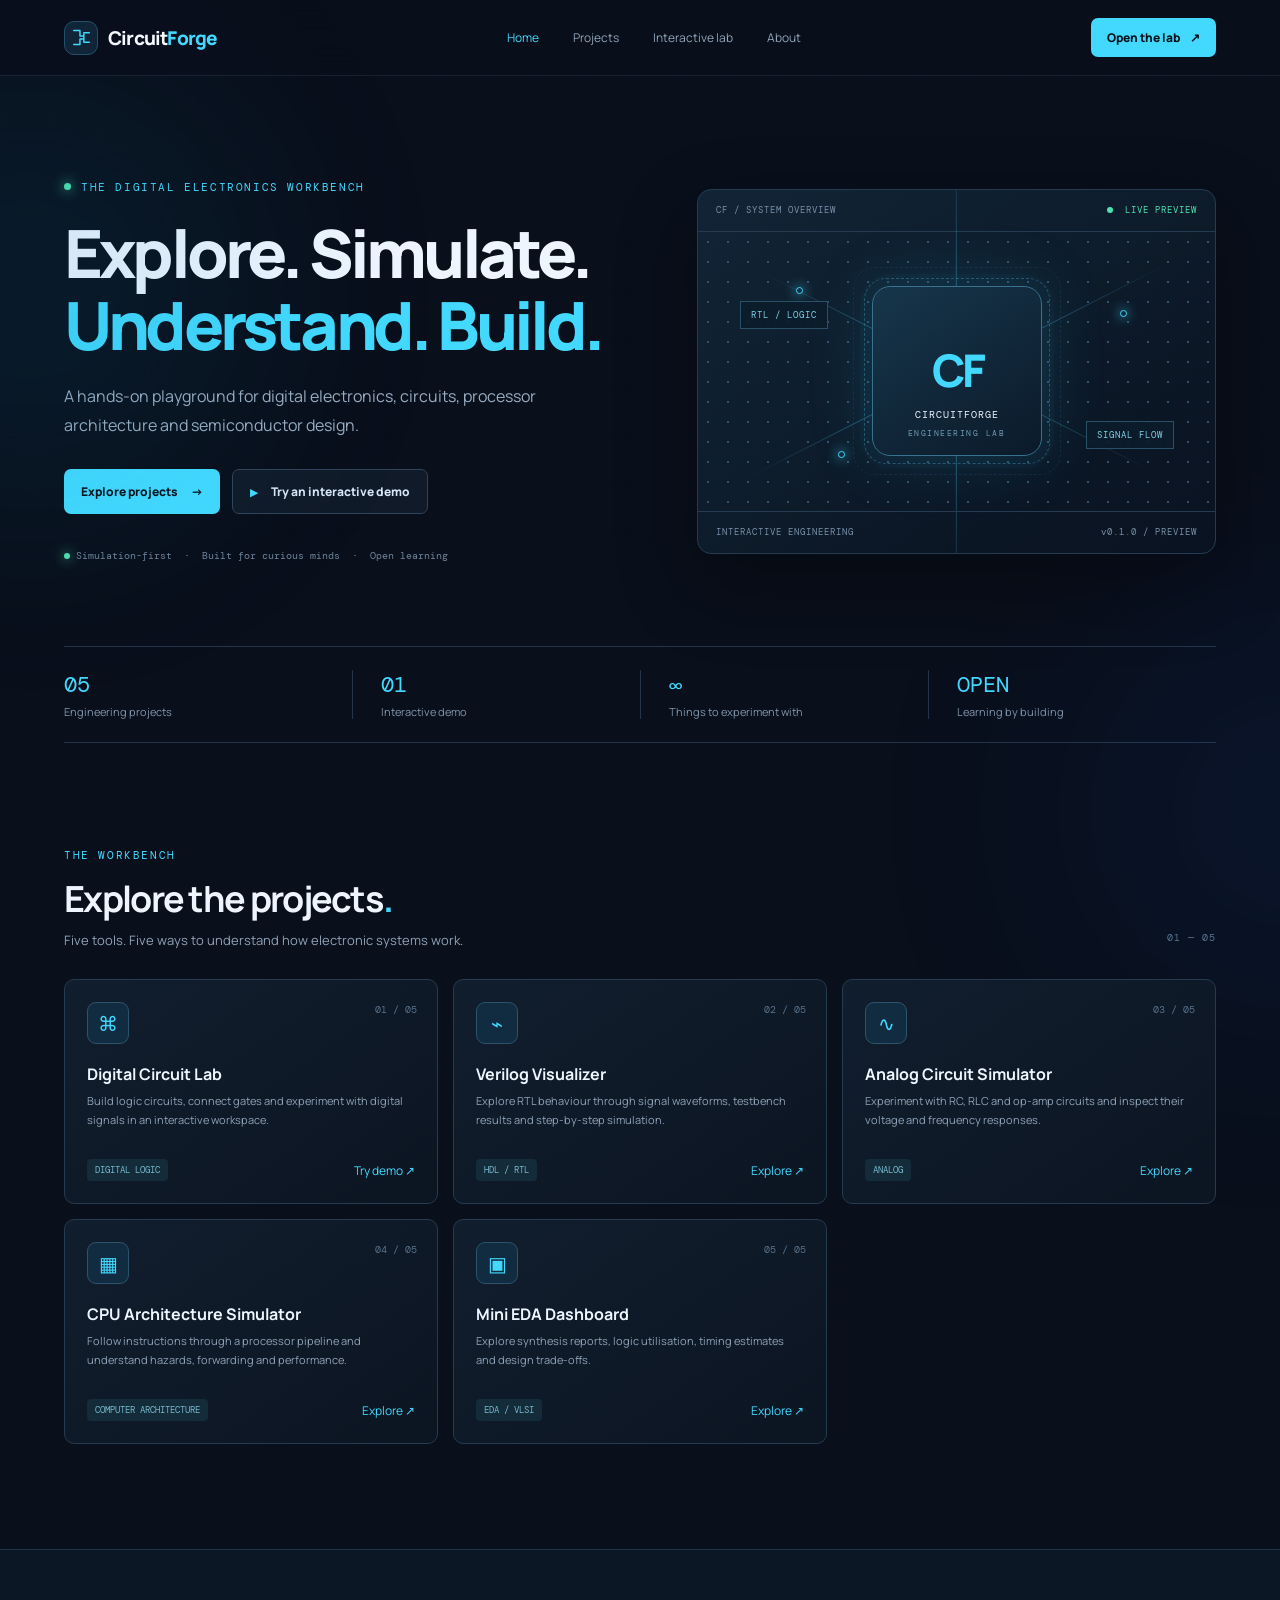
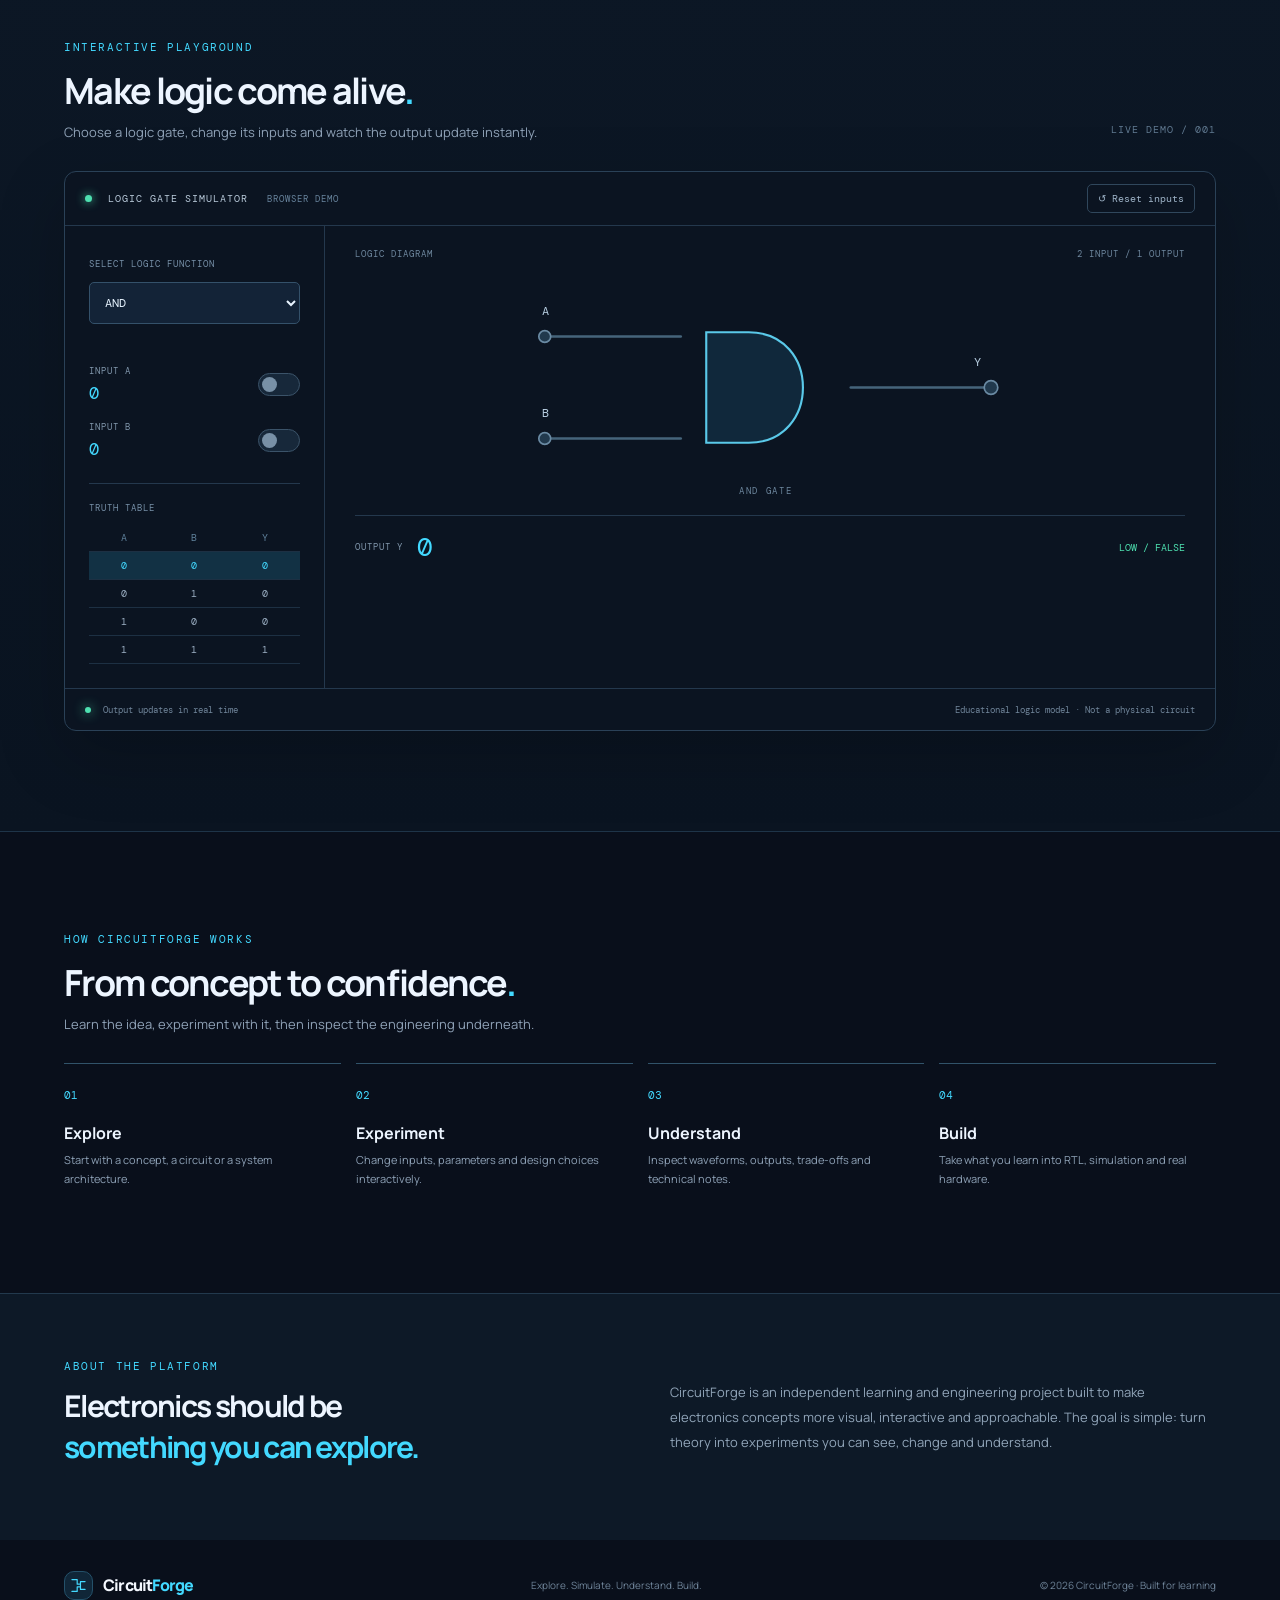
<file: index.html>
<!doctype html>
<html lang="en">
<head>
  <meta charset="UTF-8" />
  <meta name="viewport" content="width=device-width, initial-scale=1.0" />
  <meta name="theme-color" content="#090f1b" />
  <meta name="description" content="CircuitForge — an interactive electronics engineering workbench." />
  <title>CircuitForge — Explore. Simulate. Understand. Build.</title>
  <link rel="preconnect" href="https://fonts.googleapis.com">
  <link rel="preconnect" href="https://fonts.gstatic.com" crossorigin>
  <link href="https://fonts.googleapis.com/css2?family=DM+Mono:wght@400;500&family=Manrope:wght@400;500;600;700;800&display=swap" rel="stylesheet">
  <link rel="stylesheet" href="styles.css" />
</head>
<body>
  <div class="ambient ambient-one"></div><div class="ambient ambient-two"></div>
  <header class="topbar">
    <a class="brand" href="#home" aria-label="CircuitForge home">
      <span class="brand-mark"><svg viewBox="0 0 32 32" aria-hidden="true"><path d="M6 7h8v7h5v-4h7M6 25h8v-7h5v4h7M19 14v4" /></svg></span>
      <span>Circuit<span>Forge</span></span>
    </a>
    <nav class="nav-links" aria-label="Main navigation">
      <a class="active" href="#home">Home</a><a href="#projects">Projects</a><a href="#lab">Interactive lab</a><a href="#about">About</a>
    </nav>
    <a class="top-cta" href="lab.html">Open the lab <span>↗</span></a>
    <button class="menu-toggle" id="menuToggle" aria-label="Toggle navigation">☰</button>
  </header>

  <main>
    <section class="hero section-wrap" id="home">
      <div class="hero-copy">
        <div class="eyebrow"><span class="pulse"></span> THE DIGITAL ELECTRONICS WORKBENCH</div>
        <h1>Explore. Simulate.<br><span>Understand. Build.</span></h1>
        <p class="hero-lede">A hands-on playground for digital electronics, circuits, processor architecture and semiconductor design.</p>
        <div class="hero-actions"><a class="button primary" href="#projects">Explore projects <span>→</span></a><a class="button secondary" href="lab.html"><span class="play">▶</span> Try an interactive demo</a></div>
        <div class="hero-meta"><span><i class="status-dot"></i> Simulation-first</span><span>·</span><span>Built for curious minds</span><span>·</span><span>Open learning</span></div>
      </div>
      <div class="hero-visual">
        <div class="visual-top"><span>CF / SYSTEM OVERVIEW</span><span class="live"><i></i> LIVE PREVIEW</span></div>
        <div class="chip-scene">
          <div class="trace trace-a"></div><div class="trace trace-b"></div><div class="trace trace-c"></div>
          <div class="chip">
            <div class="chip-pins"></div><div class="chip-core"><span class="chip-symbol">CF</span><span class="chip-label">CIRCUITFORGE</span><span class="chip-sub">ENGINEERING LAB</span></div>
          </div>
          <span class="node node-a"></span><span class="node node-b"></span><span class="node node-c"></span>
          <span class="floating-tag tag-one">RTL / LOGIC</span><span class="floating-tag tag-two">SIGNAL FLOW</span>
        </div>
        <div class="visual-bottom"><span>INTERACTIVE ENGINEERING</span><span>v0.1.0 / PREVIEW</span></div>
      </div>
    </section>

    <section class="stats section-wrap">
      <div><strong>05</strong><span>Engineering projects</span></div><div><strong>01</strong><span>Interactive demo</span></div><div><strong>∞</strong><span>Things to experiment with</span></div><div><strong>OPEN</strong><span>Learning by building</span></div>
    </section>

    <section class="section-wrap projects-section" id="projects">
      <div class="section-heading"><div><div class="eyebrow">THE WORKBENCH</div><h2>Explore the projects<span>.</span></h2><p>Five tools. Five ways to understand how electronic systems work.</p></div><span class="section-index">01 — 05</span></div>
      <div class="project-grid" id="projectGrid"></div>
    </section>

    <section class="lab-section" id="lab">
      <div class="section-wrap">
        <div class="section-heading"><div><div class="eyebrow">INTERACTIVE PLAYGROUND</div><h2>Make logic come alive<span>.</span></h2><p>Choose a logic gate, change its inputs and watch the output update instantly.</p></div><span class="section-index">LIVE DEMO / 001</span></div>
        <div class="lab-panel">
          <div class="lab-toolbar"><div><span class="live-dot"></span> LOGIC GATE SIMULATOR <span class="mini-label">BROWSER DEMO</span></div><button class="reset-btn" id="resetDemo">↺ Reset inputs</button></div>
          <div class="lab-content">
            <div class="gate-controls">
              <label for="gateSelect">SELECT LOGIC FUNCTION</label>
              <select id="gateSelect"><option>AND</option><option>OR</option><option>XOR</option><option>NAND</option><option>NOR</option><option>XNOR</option></select>
              <div class="input-control"><div><span class="signal-name">INPUT A</span><span class="binary" id="aValue">0</span></div><button class="toggle" id="toggleA" aria-label="Toggle input A"><span></span></button></div>
              <div class="input-control"><div><span class="signal-name">INPUT B</span><span class="binary" id="bValue">0</span></div><button class="toggle" id="toggleB" aria-label="Toggle input B"><span></span></button></div>
              <div class="truth-title">TRUTH TABLE</div><div id="truthTable" class="truth-table"></div>
            </div>
            <div class="circuit-view">
              <div class="circuit-caption"><span>LOGIC DIAGRAM</span><span>2 INPUT / 1 OUTPUT</span></div>
              <svg class="logic-svg" viewBox="0 0 620 300" role="img" aria-label="Interactive two-input logic gate diagram">
                <defs><filter id="glow"><feGaussianBlur stdDeviation="4" result="blur"/><feMerge><feMergeNode in="blur"/><feMergeNode in="SourceGraphic"/></feMerge></filter></defs>
                <path id="wireA" class="wire" d="M45 90 H205"/><path id="wireB" class="wire" d="M45 210 H205"/><path id="wireOut" class="wire" d="M405 150 H570"/>
                <circle id="dotA" class="signal-node" cx="45" cy="90" r="7"/><circle id="dotB" class="signal-node" cx="45" cy="210" r="7"/><circle id="dotOut" class="signal-node" cx="570" cy="150" r="8"/>
                <text x="42" y="65" class="svg-label">A</text><text x="42" y="185" class="svg-label">B</text><text x="550" y="125" class="svg-label">Y</text>
                <g id="gateShape"></g>
                <text x="305" y="275" text-anchor="middle" class="svg-muted" id="gateSvgLabel">AND GATE</text>
              </svg>
              <div class="output-readout"><div><span class="signal-name">OUTPUT Y</span><strong id="outputValue">0</strong></div><span id="outputText" class="output-state">LOW / FALSE</span></div>
            </div>
          </div>
          <div class="lab-foot"><span><i class="status-dot"></i> Output updates in real time</span><span>Educational logic model · Not a physical circuit</span></div>
        </div>
      </div>
    </section>

    <section class="section-wrap workflow-section">
      <div class="section-heading"><div><div class="eyebrow">HOW CIRCUITFORGE WORKS</div><h2>From concept to confidence<span>.</span></h2><p>Learn the idea, experiment with it, then inspect the engineering underneath.</p></div></div>
      <div class="workflow-grid"><div><span class="step-no">01</span><h3>Explore</h3><p>Start with a concept, a circuit or a system architecture.</p></div><div><span class="step-no">02</span><h3>Experiment</h3><p>Change inputs, parameters and design choices interactively.</p></div><div><span class="step-no">03</span><h3>Understand</h3><p>Inspect waveforms, outputs, trade-offs and technical notes.</p></div><div><span class="step-no">04</span><h3>Build</h3><p>Take what you learn into RTL, simulation and real hardware.</p></div></div>
    </section>

    <section class="about-section" id="about"><div class="section-wrap about-inner"><div><div class="eyebrow">ABOUT THE PLATFORM</div><h2>Electronics should be<br><span>something you can explore.</span></h2></div><p>CircuitForge is an independent learning and engineering project built to make electronics concepts more visual, interactive and approachable. The goal is simple: turn theory into experiments you can see, change and understand.</p></div></section>
  </main>

  <footer class="footer"><a class="brand" href="#home"><span class="brand-mark"><svg viewBox="0 0 32 32"><path d="M6 7h8v7h5v-4h7M6 25h8v-7h5v4h7M19 14v4"/></svg></span><span>Circuit<span>Forge</span></span></a><span>Explore. Simulate. Understand. Build.</span><span>© <span id="year"></span> CircuitForge · Built for learning</span></footer>
  <script src="app.js"></script>
</body>
</html>
</file>
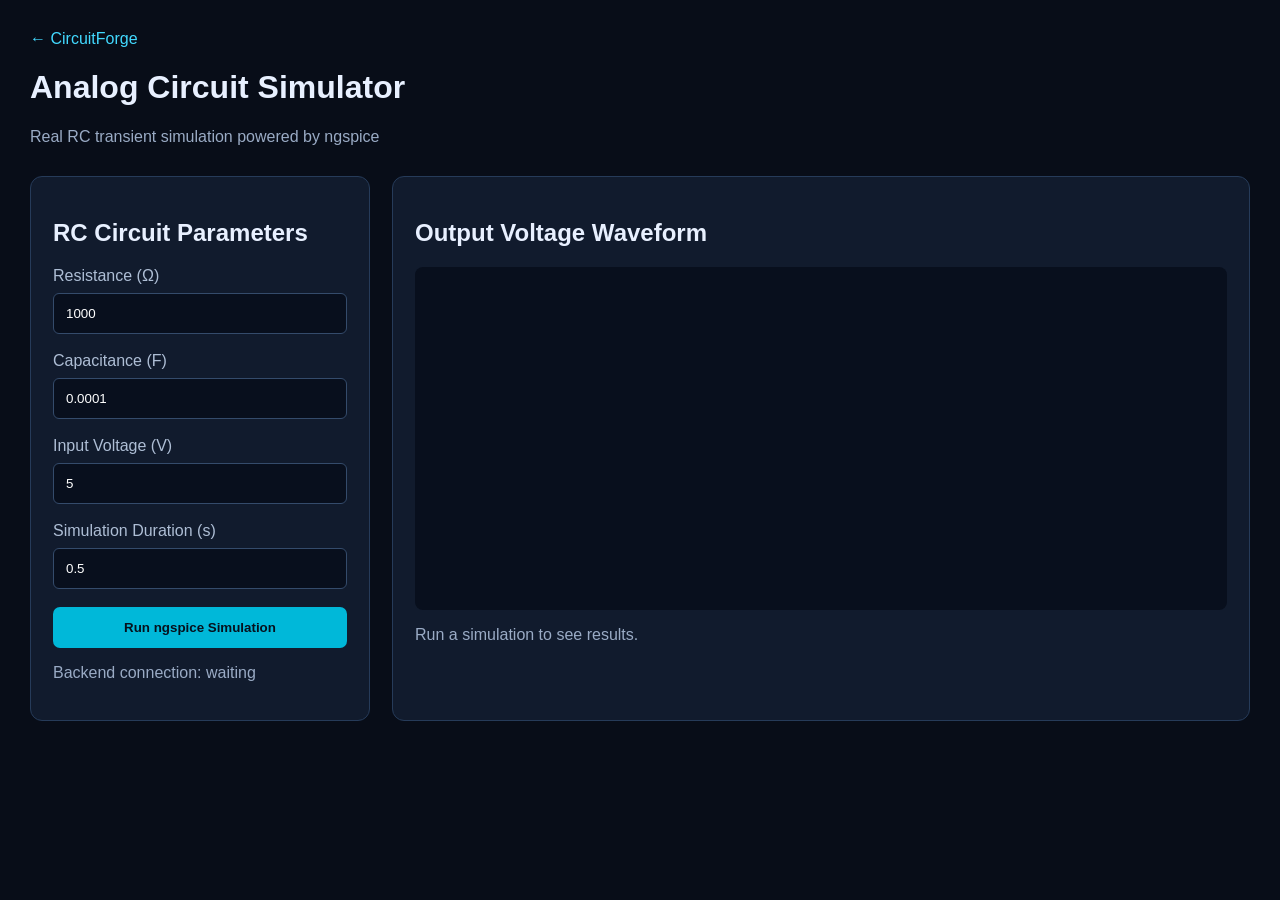
<file: analog.html>
<!DOCTYPE html>
<html lang="en">
<head>
  <meta charset="UTF-8">
  <meta name="viewport" content="width=device-width, initial-scale=1.0">
  <title>CircuitForge | Analog Simulator</title>
  <link rel="stylesheet" href="analog.css">
</head>
<body>
  <header>
    <a href="index.html">← CircuitForge</a>
    <h1>Analog Circuit Simulator</h1>
    <p>Real RC transient simulation powered by ngspice</p>
  </header>

  <main>
    <section class="panel">
      <h2>RC Circuit Parameters</h2>

      <label>
        Resistance (Ω)
        <input id="resistance" type="number" value="1000" min="0.001">
      </label>

      <label>
        Capacitance (F)
        <input id="capacitance" type="number" value="0.0001" min="0.000000001" step="any">
      </label>

      <label>
        Input Voltage (V)
        <input id="voltage" type="number" value="5" min="0.001">
      </label>

      <label>
        Simulation Duration (s)
        <input id="duration" type="number" value="0.5" min="0.001" max="10" step="any">
      </label>

      <button id="simulate">Run ngspice Simulation</button>
      <p id="status">Backend connection: waiting</p>
    </section>

    <section class="panel">
      <h2>Output Voltage Waveform</h2>
      <canvas id="waveform" width="900" height="380"></canvas>
      <p id="result">Run a simulation to see results.</p>
    </section>
  </main>

  <script src="analog.js"></script>
</body>
</html>
</file>
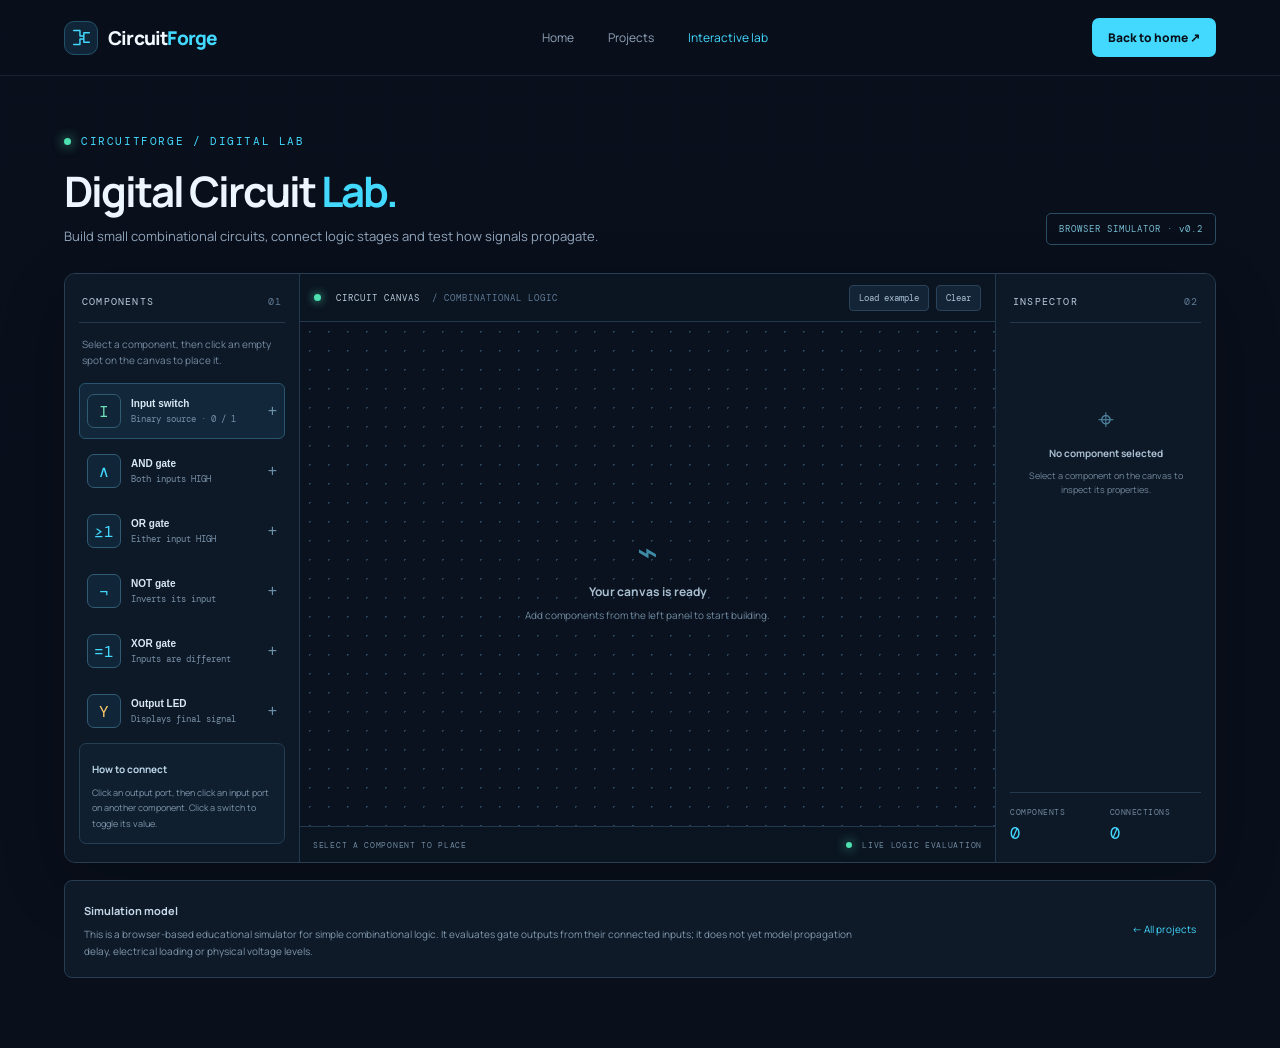
<file: lab.html>
<!doctype html>
<html lang="en">
<head>
  <meta charset="UTF-8"><meta name="viewport" content="width=device-width, initial-scale=1">
  <meta name="theme-color" content="#090f1b">
  <title>Digital Circuit Lab — CircuitForge</title>
  <link rel="preconnect" href="https://fonts.googleapis.com"><link rel="preconnect" href="https://fonts.gstatic.com" crossorigin>
  <link href="https://fonts.googleapis.com/css2?family=DM+Mono:wght@400;500&family=Manrope:wght@400;500;600;700;800&display=swap" rel="stylesheet">
  <link rel="stylesheet" href="styles.css"><link rel="stylesheet" href="lab.css">
</head>
<body class="lab-page">
<header class="topbar">
  <a class="brand" href="index.html"><span class="brand-mark"><svg viewBox="0 0 32 32"><path d="M6 7h8v7h5v-4h7M6 25h8v-7h5v4h7M19 14v4"/></svg></span><span>Circuit<span>Forge</span></span></a>
  <nav class="nav-links"><a href="index.html#home">Home</a><a href="index.html#projects">Projects</a><a class="active" href="lab.html">Interactive lab</a></nav>
  <a class="top-cta" href="index.html">Back to home ↗</a>
</header>
<main class="section-wrap lab-main">
  <div class="lab-page-head"><div><div class="eyebrow"><span class="pulse"></span> CIRCUITFORGE / DIGITAL LAB</div><h1>Digital Circuit <span>Lab.</span></h1><p>Build small combinational circuits, connect logic stages and test how signals propagate.</p></div><div class="version-chip">BROWSER SIMULATOR · v0.2</div></div>
  <div class="builder-shell">
    <aside class="toolbox">
      <div class="toolbox-title">COMPONENTS <span>01</span></div>
      <p class="tool-hint">Select a component, then click an empty spot on the canvas to place it.</p>
      <button class="component-btn selected" data-kind="INPUT"><span class="component-symbol input-symbol">I</span><span><b>Input switch</b><small>Binary source · 0 / 1</small></span><span class="plus">+</span></button>
      <button class="component-btn" data-kind="AND"><span class="component-symbol">∧</span><span><b>AND gate</b><small>Both inputs HIGH</small></span><span class="plus">+</span></button>
      <button class="component-btn" data-kind="OR"><span class="component-symbol">≥1</span><span><b>OR gate</b><small>Either input HIGH</small></span><span class="plus">+</span></button>
      <button class="component-btn" data-kind="NOT"><span class="component-symbol">¬</span><span><b>NOT gate</b><small>Inverts its input</small></span><span class="plus">+</span></button>
      <button class="component-btn" data-kind="XOR"><span class="component-symbol">=1</span><span><b>XOR gate</b><small>Inputs are different</small></span><span class="plus">+</span></button>
      <button class="component-btn" data-kind="OUTPUT"><span class="component-symbol output-symbol">Y</span><span><b>Output LED</b><small>Displays final signal</small></span><span class="plus">+</span></button>
      <div class="toolbox-note"><b>How to connect</b><p>Click an output port, then click an input port on another component. Click a switch to toggle its value.</p></div>
    </aside>
    <section class="work-area">
      <div class="canvas-toolbar"><div><span class="live-dot"></span> CIRCUIT CANVAS <span class="canvas-sub">/ COMBINATIONAL LOGIC</span></div><div class="toolbar-actions"><button id="exampleBtn">Load example</button><button id="clearBtn">Clear</button></div></div>
      <div class="canvas-wrap">
        <svg id="wires" class="wires-layer" aria-label="Circuit connections"></svg>
        <div id="canvas" class="circuit-canvas"><div class="empty-state" id="emptyState"><div class="empty-icon">⌁</div><b>Your canvas is ready</b><span>Add components from the left panel to start building.</span></div></div>
      </div>
      <div class="canvas-footer"><span id="selectionHint">SELECT A COMPONENT TO PLACE</span><span><i class="status-dot"></i> LIVE LOGIC EVALUATION</span></div>
    </section>
    <aside class="inspector">
      <div class="toolbox-title">INSPECTOR <span>02</span></div>
      <div id="inspectorContent" class="inspector-content"><div class="inspector-empty"><span>⌖</span><b>No component selected</b><small>Select a component on the canvas to inspect its properties.</small></div></div>
      <div class="inspector-bottom"><div class="mini-stat"><span>COMPONENTS</span><b id="componentCount">0</b></div><div class="mini-stat"><span>CONNECTIONS</span><b id="connectionCount">0</b></div></div>
    </aside>
  </div>
  <div class="lab-help"><div><b>Simulation model</b><p>This is a browser-based educational simulator for simple combinational logic. It evaluates gate outputs from their connected inputs; it does not yet model propagation delay, electrical loading or physical voltage levels.</p></div><a href="index.html#projects">← All projects</a></div>
</main>
<script src="lab.js"></script>
</body></html>
</file>
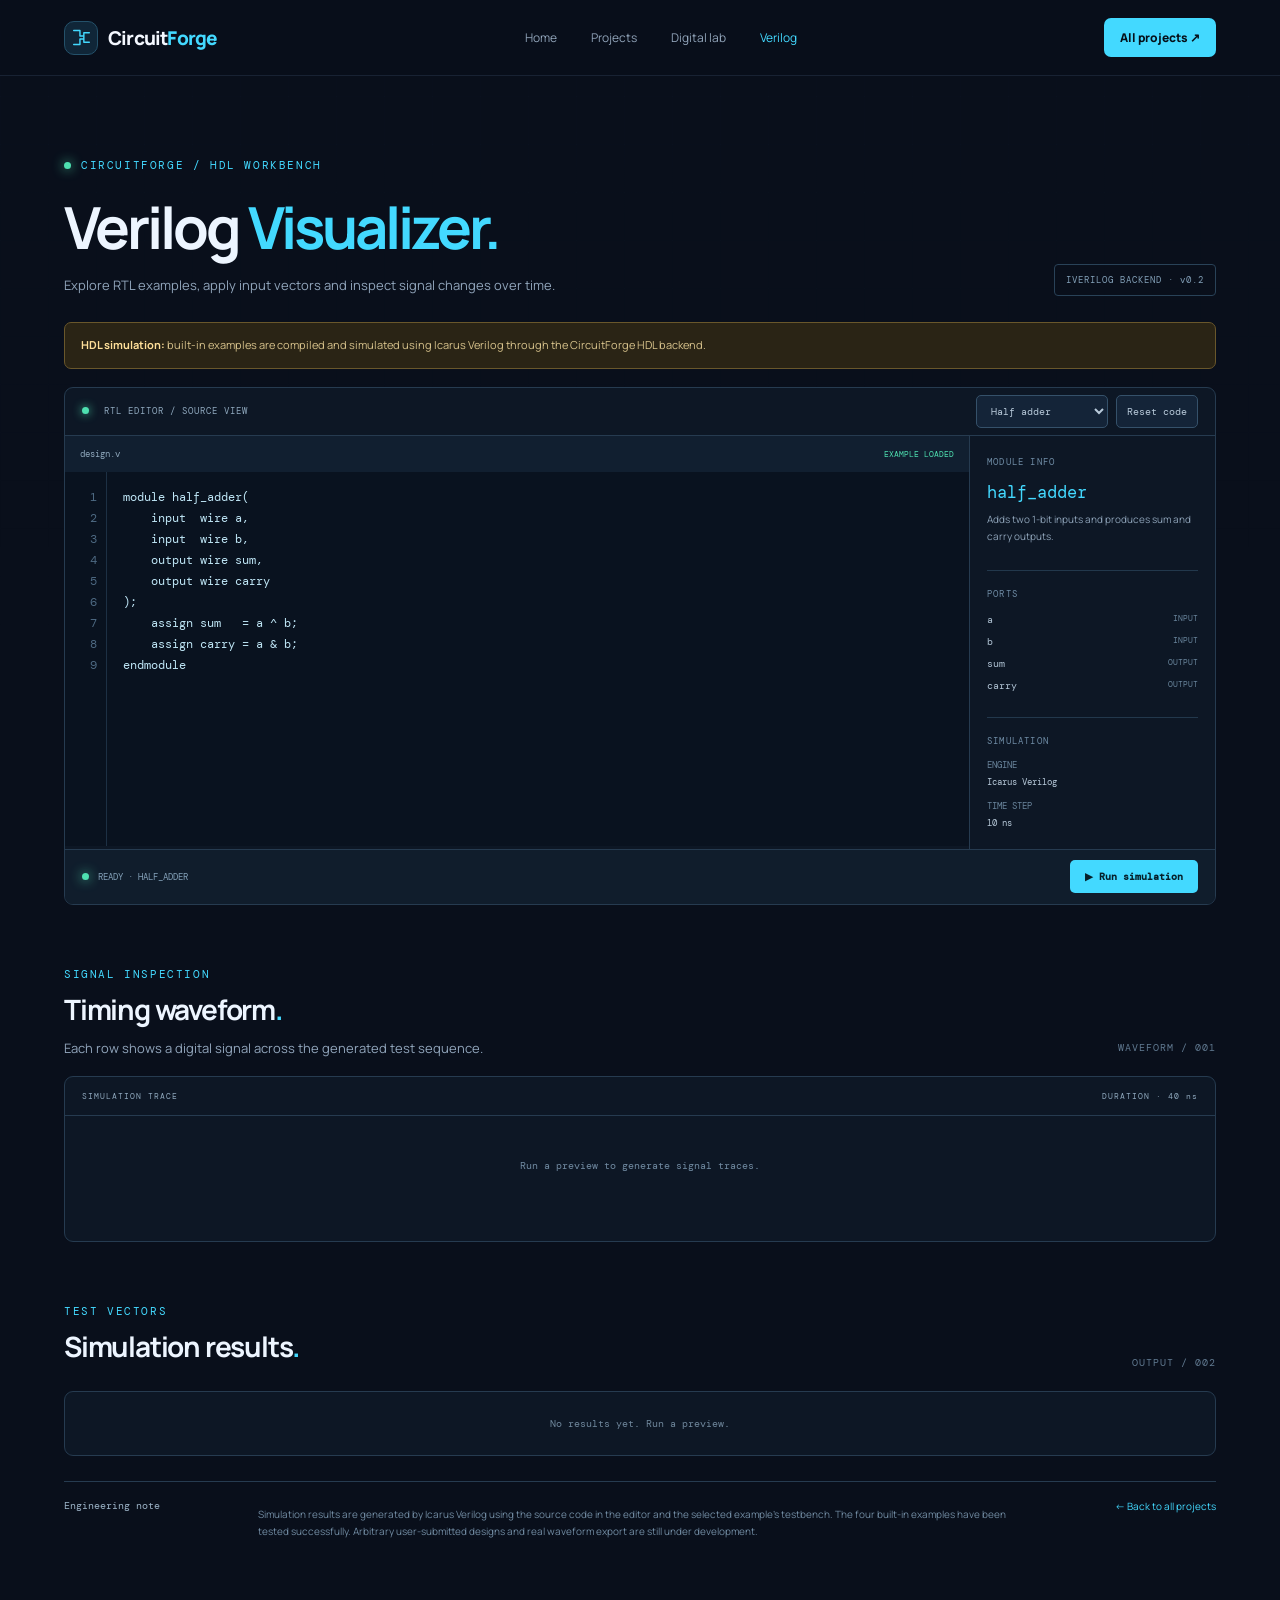
<file: verilog.html>
<!doctype html>
<html lang="en">
<head>
  <meta charset="UTF-8"><meta name="viewport" content="width=device-width, initial-scale=1">
  <meta name="theme-color" content="#090f1b">
  <meta name="description" content="Explore RTL examples, input vectors and digital waveforms in CircuitForge Verilog Visualizer.">
  <title>Verilog Visualizer — CircuitForge</title>
  <link rel="preconnect" href="https://fonts.googleapis.com"><link rel="preconnect" href="https://fonts.gstatic.com" crossorigin>
  <link href="https://fonts.googleapis.com/css2?family=DM+Mono:wght@400;500&family=Manrope:wght@400;500;600;700;800&display=swap" rel="stylesheet">
  <link rel="stylesheet" href="styles.css"><link rel="stylesheet" href="verilog.css">
</head>
<body class="verilog-page">
<header class="topbar">
  <a class="brand" href="index.html"><span class="brand-mark"><svg viewBox="0 0 32 32"><path d="M6 7h8v7h5v-4h7M6 25h8v-7h5v4h7M19 14v4"/></svg></span><span>Circuit<span>Forge</span></span></a>
  <nav class="nav-links"><a href="index.html#home">Home</a><a href="index.html#projects">Projects</a><a href="lab.html">Digital lab</a><a class="active" href="verilog.html">Verilog</a></nav>
  <a class="top-cta" href="index.html#projects">All projects ↗</a>
</header>
<main class="section-wrap vv-main">
  <div class="vv-heading">
    <div><div class="eyebrow"><span class="pulse"></span> CIRCUITFORGE / HDL WORKBENCH</div><h1>Verilog <span>Visualizer.</span></h1><p>Explore RTL examples, apply input vectors and inspect signal changes over time.</p></div>
    <div class="version-chip">IVERILOG BACKEND · v0.2</div>
  </div>
  <div class="vv-notice"><b>HDL simulation:</b> built-in examples are compiled and simulated using Icarus Verilog through the CircuitForge HDL backend.</div>
  <section class="vv-shell">
    <div class="vv-toolbar">
      <div><span class="live-dot"></span> RTL EDITOR <span class="canvas-sub">/ SOURCE VIEW</span></div>
      <div class="vv-actions"><label class="sr-only" for="exampleSelect">Example module</label><select id="exampleSelect"><option value="halfAdder">Half adder</option><option value="fullAdder">Full adder</option><option value="mux2">2:1 multiplexer</option><option value="counter">4-bit counter</option></select><button id="resetCode">Reset code</button></div>
    </div>
    <div class="vv-editor-grid">
      <div class="editor-wrap"><div class="editor-title"><span>design.v</span><span id="editorStatus">EXAMPLE LOADED</span></div><div class="code-editor"><pre id="lineNumbers">1</pre><textarea id="codeEditor" spellcheck="false" aria-label="Verilog source editor"></textarea></div></div>
      <aside class="vv-side">
        <div class="side-title">MODULE INFO</div><div class="module-name" id="moduleName">half_adder</div><p id="moduleDesc">Adds two 1-bit inputs and produces sum and carry outputs.</p>
        <div class="side-title ports-title">PORTS</div><div id="portList" class="port-list"></div>
        <div class="side-title ports-title">SIMULATION</div><div class="sim-meta"><span>ENGINE</span><b>Icarus Verilog</b></div><div class="sim-meta"><span>TIME STEP</span><b id="timeStep">10 ns</b></div>
      </aside>
    </div>
    <div class="vv-runbar"><div><span class="status-dot"></span><span id="runStatus">READY · SELECT AN EXAMPLE</span></div><button class="run-button" id="runSimulation">▶ Run simulation</button></div>
  </section>
  <section class="wave-section">
    <div class="wave-head"><div><div class="eyebrow">SIGNAL INSPECTION</div><h2>Timing waveform<span>.</span></h2><p>Each row shows a digital signal across the generated test sequence.</p></div><span class="section-index">WAVEFORM / 001</span></div>
    <div class="wave-panel"><div class="wave-toolbar"><span>SIMULATION TRACE</span><span id="waveDuration">DURATION · 40 ns</span></div><div id="waveform" class="waveform"><div class="wave-empty">Run a preview to generate signal traces.</div></div></div>
  </section>
  <section class="results-section">
    <div class="wave-head"><div><div class="eyebrow">TEST VECTORS</div><h2>Simulation results<span>.</span></h2></div><span class="section-index">OUTPUT / 002</span></div>
    <div class="results-panel"><table><thead id="resultHead"></thead><tbody id="resultBody"><tr><td class="empty-cell" colspan="5">No results yet. Run a preview.</td></tr></tbody></table></div>
  </section>
  <div class="vv-footnote"><b>Engineering note</b><p>Simulation results are generated by Icarus Verilog using the source code in the editor and the selected example's testbench. The four built-in examples have been tested successfully. Arbitrary user-submitted designs and real waveform export are still under development.</p><a href="index.html#projects">← Back to all projects</a></div>
</main>
<script src="verilog.js"></script>
</body></html>
</file>
<file: styles.css>
:root{--bg:#090f1b;--panel:#101a29;--panel2:#121f30;--line:#24364a;--text:#edf5ff;--muted:#91a5bb;--cyan:#43d9ff;--cyan2:#1da9d4;--green:#4ee0b0;--mono:"DM Mono",monospace;--sans:"Manrope",sans-serif}*{box-sizing:border-box}html{scroll-behavior:smooth;scroll-padding-top:90px}body{margin:0;background:var(--bg);color:var(--text);font-family:var(--sans);overflow-x:hidden}body:before{content:"";position:fixed;inset:0;pointer-events:none;opacity:.16;background-image:linear-gradient(rgba(95,145,180,.09) 1px,transparent 1px),linear-gradient(90deg,rgba(95,145,180,.09) 1px,transparent 1px);background-size:48px 48px;mask-image:linear-gradient(to bottom,black,transparent 85%);z-index:-1}.ambient{position:absolute;width:420px;height:420px;border-radius:50%;filter:blur(120px);opacity:.13;pointer-events:none}.ambient-one{background:#087eaa;top:80px;left:-180px}.ambient-two{background:#1745a1;top:600px;right:-220px}.topbar{height:76px;display:flex;align-items:center;justify-content:space-between;padding:0 max(calc((100vw - 1180px)/2),5vw);border-bottom:1px solid rgba(102,139,171,.17);position:sticky;top:0;z-index:10;background:rgba(9,15,27,.86);backdrop-filter:blur(18px)}.brand{display:flex;align-items:center;gap:10px;text-decoration:none;color:#f4f8ff;font-weight:800;font-size:19px;letter-spacing:-.8px}.brand>span:last-child>span{color:var(--cyan)}.brand-mark{width:34px;height:34px;border:1px solid #24516a;background:#102638;border-radius:10px;display:grid;place-items:center}.brand-mark svg{width:25px;fill:none;stroke:var(--cyan);stroke-width:1.8;stroke-linecap:round;stroke-linejoin:round}.nav-links{display:flex;gap:34px}.nav-links a{font-size:12px;color:#91a4b9;text-decoration:none;transition:.2s}.nav-links a:hover,.nav-links a.active{color:var(--cyan)}.top-cta{font-size:12px;text-decoration:none;color:#06111a;background:var(--cyan);font-weight:800;padding:11px 16px;border-radius:7px}.top-cta span{padding-left:8px}.menu-toggle{display:none;background:none;border:0;color:white;font-size:22px}.section-wrap{width:min(1180px,90%);margin:auto}.hero{display:grid;grid-template-columns:1.05fr .95fr;gap:60px;align-items:center;padding-top:100px;padding-bottom:80px;min-height:570px}.eyebrow{font:11px var(--mono);letter-spacing:1.6px;color:var(--cyan);display:flex;align-items:center;gap:10px}.pulse,.status-dot{width:7px;height:7px;border-radius:50%;background:var(--green);box-shadow:0 0 12px #4ee0b0;display:inline-block}.hero h1{font-size:clamp(42px,5.2vw,68px);letter-spacing:-3.8px;line-height:1.09;margin:23px 0 20px;font-weight:800}.hero h1 span,.about-inner h2 span{color:var(--cyan)}.hero-lede{color:#9aacc0;font-size:16px;line-height:1.8;max-width:520px}.hero-actions{display:flex;gap:12px;margin-top:30px;flex-wrap:wrap}.button{padding:13px 17px;border-radius:7px;font-size:12px;font-weight:800;text-decoration:none;display:inline-flex;align-items:center;gap:13px}.button.primary{background:var(--cyan);color:#07121c}.button.secondary{border:1px solid #30445b;color:#d7e5f4;background:#101a28}.play{font-size:10px;color:var(--cyan)}.hero-meta{display:flex;gap:12px;align-items:center;color:#6f849a;font:10px var(--mono);margin-top:35px;flex-wrap:wrap}.hero-meta .status-dot{width:6px;height:6px}.hero-visual{height:365px;border:1px solid #243c53;border-radius:14px;background:linear-gradient(145deg,rgba(19,39,57,.9),rgba(10,19,32,.96));position:relative;overflow:hidden;box-shadow:0 30px 80px #0005}.visual-top,.visual-bottom{height:42px;display:flex;align-items:center;justify-content:space-between;padding:0 18px;color:#7890a8;font:9px var(--mono);letter-spacing:1px}.visual-top{border-bottom:1px solid #263b50}.live{color:var(--green)}.live i{display:inline-block;width:6px;height:6px;background:var(--green);border-radius:50%;margin-right:6px}.visual-bottom{position:absolute;bottom:0;width:100%;border-top:1px solid #263b50}.chip-scene{position:absolute;inset:42px 0 42px;background-image:radial-gradient(#34516b 1px,transparent 1px);background-size:20px 20px;display:grid;place-items:center}.chip{width:170px;height:170px;border:1px solid #39728e;border-radius:18px;background:linear-gradient(145deg,#17364b,#0b1a2a);box-shadow:0 0 0 12px #1b526b18,0 0 65px #1bb8e52b;display:grid;place-items:center;position:relative}.chip:before,.chip:after{content:"";position:absolute;inset:-9px;border:1px dashed #32718d;border-radius:22px;opacity:.65}.chip:after{inset:-20px;border-color:#214c64;opacity:.35}.chip-core{display:flex;flex-direction:column;align-items:center;gap:7px}.chip-symbol{font-size:45px;font-weight:800;color:var(--cyan);letter-spacing:-4px}.chip-label{font:10px var(--mono);letter-spacing:1px}.chip-sub{font:8px var(--mono);color:#6e9bb2;letter-spacing:1.5px}.trace{position:absolute;height:1px;background:linear-gradient(90deg,transparent,#2f7896,transparent);transform-origin:center}.trace-a{width:85%;transform:rotate(27deg)}.trace-b{width:90%;transform:rotate(-27deg)}.trace-c{width:100%;transform:rotate(90deg)}.node{position:absolute;width:7px;height:7px;border:1px solid var(--cyan);background:#102b3c;box-shadow:0 0 12px var(--cyan);border-radius:50%}.node-a{top:20%;left:19%}.node-b{right:17%;top:28%}.node-c{bottom:19%;left:27%}.floating-tag{position:absolute;border:1px solid #2a5068;background:#0b1c2bdc;color:#81cfe6;padding:7px 10px;font:9px var(--mono);letter-spacing:1px}.tag-one{top:25%;left:8%}.tag-two{bottom:22%;right:8%}.stats{display:grid;grid-template-columns:repeat(4,1fr);border-top:1px solid #243449;border-bottom:1px solid #243449;padding:23px 0;margin-bottom:105px}.stats div{display:flex;flex-direction:column;gap:5px;padding-left:28px;border-left:1px solid #243449}.stats div:first-child{border:0;padding-left:0}.stats strong{font:22px var(--mono);color:var(--cyan)}.stats span{font-size:11px;color:#8195aa}.projects-section{padding-bottom:105px}.section-heading{display:flex;justify-content:space-between;align-items:end;margin-bottom:30px}.section-heading h2,.about-inner h2{font-size:36px;letter-spacing:-1.7px;margin:12px 0 8px}.section-heading h2 span{color:var(--cyan)}.section-heading p{color:#8fa2b7;font-size:13px;margin:0}.section-index{font:10px var(--mono);color:#607990;letter-spacing:1px;padding-bottom:5px}.project-grid{display:grid;grid-template-columns:repeat(3,1fr);gap:15px}.project-card{border:1px solid #263a50;border-radius:10px;background:linear-gradient(145deg,#111e2d,#0c1522);padding:22px;min-height:225px;display:flex;flex-direction:column;transition:.25s;position:relative;overflow:hidden}.project-card:hover{transform:translateY(-4px);border-color:#3b829e;box-shadow:0 16px 40px #0003}.project-icon{width:42px;height:42px;border:1px solid #2d526b;background:#112c40;border-radius:9px;display:grid;place-items:center;color:var(--cyan);font-size:20px}.project-no{position:absolute;right:20px;top:23px;color:#58718a;font:10px var(--mono)}.project-card h3{font-size:16px;margin:19px 0 7px}.project-card p{font-size:11px;color:#8fa2b7;line-height:1.7;margin:0 0 18px}.card-bottom{display:flex;justify-content:space-between;align-items:center;margin-top:auto}.tag{font:9px var(--mono);color:#76b8cc;background:#142b3a;padding:5px 8px;border-radius:4px}.card-link{color:var(--cyan);font-size:12px;text-decoration:none}.lab-section{padding:90px 0 100px;background:linear-gradient(180deg,#0c1725,#0a1421);border-top:1px solid #1e3448;border-bottom:1px solid #1e3448}.lab-panel{border:1px solid #2a4157;border-radius:12px;background:#0b1421;overflow:hidden;box-shadow:0 24px 70px #0003}.lab-toolbar{height:54px;border-bottom:1px solid #24384d;display:flex;align-items:center;justify-content:space-between;padding:0 20px;font:10px var(--mono);letter-spacing:1px;color:#b9cada}.live-dot{display:inline-block;width:7px;height:7px;border-radius:50%;background:var(--green);box-shadow:0 0 10px var(--green);margin-right:9px}.mini-label{color:#68849d;margin-left:12px;font-size:9px}.reset-btn{background:transparent;border:1px solid #30475c;color:#9fb4c8;border-radius:5px;padding:7px 10px;font:10px var(--mono);cursor:pointer}.lab-content{display:grid;grid-template-columns:260px 1fr;min-height:370px}.gate-controls{padding:24px;border-right:1px solid #24384d}.gate-controls label,.truth-title{font:9px var(--mono);letter-spacing:1px;color:#7790a8}.gate-controls select{width:100%;margin:10px 0 24px;background:#132337;border:1px solid #34516a;color:#e8f4ff;padding:11px;border-radius:5px;font:12px var(--mono)}.input-control{display:flex;justify-content:space-between;align-items:center;margin:17px 0}.input-control>div{display:flex;flex-direction:column;gap:5px}.signal-name{font:9px var(--mono);letter-spacing:1px;color:#8298ad}.binary{font:17px var(--mono);color:var(--cyan)}.toggle{width:42px;height:23px;border:1px solid #3b5369;border-radius:30px;background:#17283a;padding:3px;cursor:pointer}.toggle span{display:block;width:15px;height:15px;background:#7890a6;border-radius:50%;transition:.2s}.toggle.on{background:#0d5364;border-color:#36c8e9}.toggle.on span{transform:translateX(18px);background:#55e1ff;box-shadow:0 0 10px #55e1ff}.truth-title{border-top:1px solid #24384d;padding-top:18px;margin-top:23px}.truth-table{display:grid;grid-template-columns:repeat(3,1fr);margin-top:10px;font:10px var(--mono);text-align:center}.truth-table span{padding:7px 4px;border-bottom:1px solid #1d3043;color:#9db0c4}.truth-table .th{color:#5f819b}.truth-table .current{color:var(--cyan);background:#123144}.circuit-view{padding:22px 30px;display:flex;flex-direction:column}.circuit-caption{display:flex;justify-content:space-between;color:#6e879e;font:9px var(--mono);letter-spacing:1px}.logic-svg{width:100%;max-height:255px;overflow:visible}.wire{fill:none;stroke:#45647b;stroke-width:3;stroke-linecap:round;transition:.2s}.wire.high{stroke:var(--cyan);filter:url(#glow)}.signal-node{fill:#21394d;stroke:#6a8aa3;stroke-width:2}.signal-node.high{fill:var(--cyan);stroke:#b8f4ff;filter:url(#glow)}.svg-label{fill:#b9d0e3;font:14px var(--mono)}.svg-muted{fill:#6d879e;font:10px var(--mono);letter-spacing:2px}.gate-shape{fill:#10283b;stroke:#5ac9e9;stroke-width:2.5}.output-readout{display:flex;align-items:center;justify-content:space-between;border-top:1px solid #24384d;padding-top:14px}.output-readout>div{display:flex;align-items:center;gap:14px}.output-readout strong{font:26px var(--mono);color:var(--cyan)}.output-state{font:10px var(--mono);color:var(--green)}.lab-foot{height:42px;border-top:1px solid #24384d;display:flex;align-items:center;justify-content:space-between;padding:0 20px;color:#71869b;font:9px var(--mono)}.lab-foot .status-dot{width:6px;height:6px;margin-right:7px}.workflow-section{padding-top:100px;padding-bottom:105px}.workflow-grid{display:grid;grid-template-columns:repeat(4,1fr);gap:15px}.workflow-grid>div{border-top:1px solid #31536a;padding:18px 15px 0 0}.step-no{font:11px var(--mono);color:var(--cyan)}.workflow-grid h3{font-size:16px;margin:18px 0 7px}.workflow-grid p{font-size:11px;color:#8fa2b7;line-height:1.7;margin:0}.about-section{background:#0d1927;border-top:1px solid #22394d;padding:65px 0}.about-inner{display:grid;grid-template-columns:1fr 1fr;gap:60px;align-items:center}.about-inner h2{font-size:30px}.about-inner>p{color:#91a5b9;font-size:13px;line-height:1.9}.footer{min-height:90px;padding:20px max(calc((100vw - 1180px)/2),5vw);display:flex;align-items:center;justify-content:space-between;gap:20px;color:#6f8499;font-size:10px}.footer .brand{font-size:16px}.footer .brand-mark{width:29px;height:29px}.footer .brand-mark svg{width:21px}@media(max-width:850px){.hero{grid-template-columns:1fr;gap:35px;padding-top:70px}.hero-visual{max-width:600px;width:100%;justify-self:center}.project-grid{grid-template-columns:repeat(2,1fr)}.lab-content{grid-template-columns:220px 1fr}.gate-controls{padding:18px}.circuit-view{padding:20px}.workflow-grid{grid-template-columns:repeat(2,1fr)}.stats{margin-bottom:75px}.about-inner{gap:25px}}@media(max-width:620px){.topbar{height:65px}.nav-links{display:none;position:absolute;top:64px;left:0;right:0;padding:20px 5%;background:#0b1522;border-bottom:1px solid #26394d;flex-direction:column;gap:20px}.nav-links.open{display:flex}.top-cta{display:none}.menu-toggle{display:block}.hero{padding-top:55px;min-height:auto}.hero h1{font-size:44px;letter-spacing:-2.5px}.hero-lede{font-size:14px}.hero-visual{height:310px}.stats{grid-template-columns:repeat(2,1fr);gap:20px;padding:20px 0}.stats div:nth-child(3){border:0;padding-left:0}.section-heading h2{font-size:29px}.section-index{display:none}.project-grid{grid-template-columns:1fr}.project-card{min-height:190px}.lab-section{padding:65px 0}.lab-content{grid-template-columns:1fr}.gate-controls{border-right:0;border-bottom:1px solid #24384d}.truth-table{max-width:280px}.circuit-view{padding:18px}.logic-svg{min-height:180px}.lab-toolbar{padding:0 12px;font-size:8px}.mini-label{display:none}.lab-foot{padding:0 12px;font-size:8px}.workflow-grid{grid-template-columns:1fr 1fr}.about-inner{grid-template-columns:1fr;gap:8px}.footer{flex-direction:column;align-items:flex-start;padding:25px 5%}.hero-meta{font-size:9px}}
</file>
<file: analog.css>
* {
  box-sizing: border-box;
}

body {
  margin: 0;
  padding: 30px;
  background: #080d18;
  color: #e8f0ff;
  font-family: Arial, sans-serif;
}

header {
  margin-bottom: 30px;
}

header a {
  color: #42d9ff;
  text-decoration: none;
}

header p {
  color: #9aabc5;
}

main {
  display: grid;
  grid-template-columns: minmax(260px, 340px) 1fr;
  gap: 22px;
}

.panel {
  background: #111b2d;
  border: 1px solid #263b59;
  border-radius: 12px;
  padding: 22px;
  min-width: 0;
}

label {
  display: block;
  margin: 18px 0;
  color: #aebed5;
}

input {
  display: block;
  width: 100%;
  margin-top: 8px;
  padding: 12px;
  color: white;
  background: #080f1d;
  border: 1px solid #344b6b;
  border-radius: 6px;
}

button {
  width: 100%;
  padding: 13px;
  border: 0;
  border-radius: 7px;
  background: #00b8d9;
  color: #06111d;
  font-weight: bold;
  cursor: pointer;
}

button:disabled {
  opacity: 0.6;
  cursor: wait;
}

canvas {
  display: block;
  width: 100%;
  height: auto;
  background: #080f1d;
  border-radius: 8px;
}

#status, #result {
  color: #9aabc5;
  overflow-wrap: anywhere;
}

@media (max-width: 800px) {
  main {
    grid-template-columns: 1fr;
  }
}
</file>
<file: lab.css>
.lab-main{padding-top:58px;padding-bottom:70px}.lab-page-head{display:flex;align-items:end;justify-content:space-between;margin-bottom:28px}.lab-page-head h1{font-size:42px;letter-spacing:-2px;margin:14px 0 7px}.lab-page-head h1 span{color:var(--cyan)}.lab-page-head p{color:#91a5bb;font-size:13px;margin:0}.version-chip{font:9px var(--mono);letter-spacing:1px;color:#77bdd2;border:1px solid #2a4d64;padding:9px 12px;border-radius:5px}.builder-shell{display:grid;grid-template-columns:235px minmax(400px,1fr) 220px;min-height:590px;border:1px solid #293e53;border-radius:11px;overflow:hidden;background:#0b1421;box-shadow:0 22px 65px #0003}.toolbox,.inspector{background:#0e1927;padding:18px 14px;display:flex;flex-direction:column}.toolbox{border-right:1px solid #24384d}.inspector{border-left:1px solid #24384d}.toolbox-title{font:10px var(--mono);letter-spacing:1.2px;color:#b7c9da;display:flex;justify-content:space-between;padding:3px 3px 14px;border-bottom:1px solid #24384d}.toolbox-title span{color:#607b94}.tool-hint{font-size:10px;line-height:1.6;color:#758ba1;margin:13px 3px}.component-btn{display:flex;align-items:center;gap:10px;width:100%;text-align:left;background:transparent;border:1px solid transparent;border-radius:6px;padding:10px 7px;color:#d9e8f5;cursor:pointer;margin:2px 0}.component-btn:hover,.component-btn.selected{background:#12283a;border-color:#28546d}.component-symbol{width:34px;height:34px;display:grid;place-items:center;border:1px solid #315b72;border-radius:7px;background:#102638;color:var(--cyan);font:16px var(--mono);flex:none}.input-symbol{color:#70e0b8}.output-symbol{color:#ffc86b}.component-btn b{font-size:10px;display:block;font-weight:700}.component-btn small{font:9px var(--mono);color:#7890a7;display:block;margin-top:4px}.component-btn .plus{margin-left:auto;color:#6b91a9;font-size:16px}.toolbox-note{margin-top:auto;border:1px solid #253e53;background:#101f2f;border-radius:7px;padding:12px}.toolbox-note b{font-size:10px;color:#b9d5e7}.toolbox-note p{font-size:9px;color:#7e96ac;line-height:1.7;margin:7px 0 0}.work-area{min-width:0;display:flex;flex-direction:column}.canvas-toolbar{height:48px;border-bottom:1px solid #24384d;display:flex;align-items:center;justify-content:space-between;padding:0 14px;font:9px var(--mono);letter-spacing:1px;color:#b9cada}.canvas-sub{color:#5f7a94;margin-left:6px}.toolbar-actions{display:flex;gap:7px}.toolbar-actions button{background:#142437;border:1px solid #2b435a;color:#a9bfd2;border-radius:4px;padding:6px 9px;font:9px var(--mono);cursor:pointer}.toolbar-actions button:hover{border-color:var(--cyan);color:var(--cyan)}.canvas-wrap{position:relative;flex:1;min-height:485px;overflow:hidden;background-color:#09121e;background-image:radial-gradient(#29445a 1px,transparent 1px);background-size:19px 19px}.circuit-canvas{position:absolute;inset:0;min-width:100%;min-height:100%}.wires-layer{position:absolute;inset:0;width:100%;height:100%;pointer-events:none;overflow:visible;z-index:1}.wire-line{fill:none;stroke:#52738c;stroke-width:2.5;stroke-linecap:round}.wire-line.high{stroke:#42d9ff;filter:drop-shadow(0 0 4px #42d9ff)}.component{position:absolute;width:112px;min-height:74px;background:linear-gradient(145deg,#142b3d,#0e1b2a);border:1px solid #3a6079;border-radius:8px;z-index:2;box-shadow:0 8px 22px #0004;user-select:none}.component.selected{border-color:var(--cyan);box-shadow:0 0 0 2px #43d9ff22,0 8px 22px #0005}.component-head{height:24px;border-bottom:1px solid #294459;display:flex;align-items:center;justify-content:space-between;padding:0 8px;font:8px var(--mono);letter-spacing:1px;color:#82a4bb}.component-body{height:48px;display:flex;align-items:center;justify-content:center;position:relative}.component-glyph{font:24px var(--mono);color:var(--cyan)}.component-value{font:18px var(--mono);color:#6fe2bb}.component-output{font:18px var(--mono);color:#ffc86b}.port{position:absolute;width:11px;height:11px;border-radius:50%;background:#1a3549;border:2px solid #83a9c1;z-index:4;cursor:crosshair}.port:hover{background:var(--cyan);border-color:#d1f8ff;box-shadow:0 0 10px var(--cyan)}.port.in1{left:-6px;top:34px}.port.in2{left:-6px;top:54px}.port.out{right:-6px;top:34px}.port.pending{background:var(--cyan);border-color:#e2fbff;box-shadow:0 0 12px var(--cyan)}.component-switch{cursor:pointer}.component-switch .component-body{background:#102536}.component-switch .component-value{cursor:pointer}.empty-state{position:absolute;inset:0;display:flex;flex-direction:column;align-items:center;justify-content:center;gap:8px;color:#71899e;text-align:center}.empty-icon{font-size:35px;color:#3e8aa6}.empty-state b{font-size:12px;color:#a9bfd1}.empty-state span{font-size:10px}.canvas-footer{height:36px;border-top:1px solid #24384d;display:flex;justify-content:space-between;align-items:center;padding:0 13px;font:8px var(--mono);letter-spacing:.7px;color:#6e879c}.canvas-footer .status-dot{width:6px;height:6px;margin-right:5px}.inspector-content{padding-top:15px;flex:1}.inspector-empty{height:220px;display:flex;align-items:center;justify-content:center;flex-direction:column;text-align:center;gap:9px;color:#71879b}.inspector-empty>span{font-size:28px;color:#4d819d}.inspector-empty b{font-size:10px;color:#a9bfd1}.inspector-empty small{font-size:9px;line-height:1.6;max-width:160px}.property{border-bottom:1px solid #23394d;padding:11px 3px}.property label{display:block;font:8px var(--mono);letter-spacing:1px;color:#7791a8;margin-bottom:7px}.property strong{font-size:11px;color:#dceaf5}.property button{background:#13283b;border:1px solid #34536c;color:#9edff0;border-radius:4px;padding:6px 9px;font:9px var(--mono);cursor:pointer;margin:3px 4px 0 0}.property button:hover{border-color:var(--cyan)}.delete-btn{color:#ff9a9a!important;border-color:#67404a!important}.inspector-bottom{display:grid;grid-template-columns:1fr 1fr;gap:8px;border-top:1px solid #24384d;padding-top:14px}.mini-stat span{display:block;font:8px var(--mono);color:#71889e;letter-spacing:.5px}.mini-stat b{font:17px var(--mono);color:var(--cyan);display:block;margin-top:5px}.lab-help{display:flex;justify-content:space-between;gap:30px;margin-top:17px;padding:17px 19px;border:1px solid #263d52;background:#0e1a28;border-radius:8px}.lab-help b{font-size:11px;color:#c5d7e7}.lab-help p{font-size:10px;color:#8198ad;line-height:1.7;margin:6px 0 0;max-width:780px}.lab-help a{font-size:10px;color:var(--cyan);text-decoration:none;white-space:nowrap;align-self:center}.component.output-on .component-body{background:#263023}.component.output-on .component-output{color:#67ef9e;text-shadow:0 0 10px #67ef9e}.component.input-on .component-value{color:#62f0c1;text-shadow:0 0 10px #62f0c1}@media(max-width:1050px){.builder-shell{grid-template-columns:205px minmax(350px,1fr)}.inspector{grid-column:1/-1;border-left:0;border-top:1px solid #24384d;min-height:130px}.inspector-content{min-height:80px}.inspector-empty{height:85px}.inspector-bottom{max-width:260px;margin-left:auto;margin-top:-70px}.toolbox{grid-row:1/3}}@media(max-width:700px){.lab-page-head{display:block}.version-chip{display:inline-block;margin-top:16px}.lab-page-head h1{font-size:34px}.builder-shell{display:flex;flex-direction:column}.toolbox{border-right:0;border-bottom:1px solid #24384d}.toolbox-note{margin-top:14px}.component-btn{display:inline-flex;width:48%;vertical-align:top}.canvas-wrap{min-height:460px}.inspector{border-top:1px solid #24384d}.inspector-bottom{margin:12px 0 0}.lab-help{flex-direction:column;gap:10px}.lab-help a{align-self:flex-start}}
</file>
<file: verilog.css>
.vv-main{padding-top:54px;padding-bottom:90px}.vv-heading{display:flex;align-items:flex-end;justify-content:space-between;gap:25px;margin:28px 0 26px}.vv-heading h1{font-size:clamp(38px,5vw,58px);letter-spacing:-3px;margin:15px 0 8px}.vv-heading h1 span,.wave-head h2 span{color:var(--cyan)}.vv-heading p,.wave-head p{color:var(--muted);font-size:13px;line-height:1.7;margin:0}.version-chip{font:9px var(--mono);letter-spacing:1px;color:#83a0b8;border:1px solid #294258;border-radius:4px;padding:9px 11px;white-space:nowrap}.vv-notice{border:1px solid #69572b;background:#2a2415;color:#d8c38c;padding:13px 16px;border-radius:7px;font-size:11px;line-height:1.7;margin-bottom:18px}.vv-notice b{color:#ffe09a}.vv-shell,.wave-panel,.results-panel{border:1px solid #263b50;background:#0d1725;border-radius:9px;overflow:hidden}.vv-toolbar,.wave-toolbar{height:48px;padding:0 17px;display:flex;align-items:center;justify-content:space-between;border-bottom:1px solid #263b50;color:#8fa8bd;font:9px var(--mono);letter-spacing:1px}.vv-actions{display:flex;gap:8px}.vv-actions select,.vv-actions button{background:#142438;color:#b8cada;border:1px solid #35516a;border-radius:5px;padding:8px 10px;font:10px var(--mono)}.vv-actions button{cursor:pointer}.vv-editor-grid{display:grid;grid-template-columns:minmax(0,1fr) 245px;min-height:410px}.editor-wrap{min-width:0;border-right:1px solid #263b50}.editor-title{height:36px;padding:0 15px;display:flex;align-items:center;justify-content:space-between;background:#111f30;color:#90a9bd;font:9px var(--mono)}.editor-title span:last-child{color:var(--green);font-size:8px}.code-editor{display:grid;grid-template-columns:42px minmax(0,1fr);height:374px;background:#09121f}.code-editor pre{margin:0;padding:15px 9px;color:#4e6a83;text-align:right;border-right:1px solid #1d3044;font:12px/1.75 var(--mono);overflow:hidden;user-select:none}.code-editor textarea{resize:none;border:0;outline:0;background:transparent;color:#bfe6f6;padding:15px 16px;font:12px/1.75 var(--mono);white-space:pre;overflow:auto;tab-size:2}.vv-side{padding:20px 17px}.side-title{font:9px var(--mono);letter-spacing:1.2px;color:#6f8ca5}.module-name{font:17px var(--mono);color:var(--cyan);margin:13px 0 8px}.vv-side p{font-size:10px;line-height:1.7;color:#8da2b7;margin:0}.ports-title{margin-top:25px;padding-top:17px;border-top:1px solid #22384c}.port-list{display:grid;gap:9px;margin-top:13px}.port-row{display:flex;justify-content:space-between;font:10px var(--mono);color:#afc2d3}.port-row small{color:#68849b}.sim-meta{display:flex;flex-direction:column;gap:5px;margin-top:12px;font:9px var(--mono)}.sim-meta span{color:#69849b}.sim-meta b{color:#b8cada;font-weight:400}.vv-runbar{height:55px;padding:0 17px;display:flex;align-items:center;justify-content:space-between;border-top:1px solid #263b50;background:#101d2c}.vv-runbar>div{display:flex;align-items:center;gap:9px;color:#83a0b8;font:9px var(--mono)}.run-button{background:var(--cyan);border:0;border-radius:5px;color:#06202a;padding:10px 15px;font:700 10px var(--mono);cursor:pointer}.run-button:hover{filter:brightness(1.08)}.wave-section,.results-section{margin-top:62px}.wave-head{display:flex;justify-content:space-between;align-items:flex-end;margin-bottom:17px}.wave-head h2{font-size:28px;letter-spacing:-1.2px;margin:9px 0}.wave-toolbar{height:39px;font-size:8px}.waveform{padding:18px;min-height:125px;overflow-x:auto}.wave-empty{padding:25px;text-align:center;color:#718ba2;font:10px var(--mono)}.wave-grid{min-width:520px;display:grid;grid-template-columns:105px minmax(400px,1fr);row-gap:12px;align-items:center}.signal-label{font:10px var(--mono);color:#a9c1d4}.signal-svg{width:100%;height:34px;overflow:visible}.signal-svg path{fill:none;stroke:#4bd7fa;stroke-width:2.2;stroke-linejoin:round;stroke-linecap:square}.signal-svg .low{stroke:#607c93}.time-axis{grid-column:2;display:flex;justify-content:space-between;color:#607c93;font:8px var(--mono);padding-top:3px;border-top:1px solid #263b50}.results-panel{overflow-x:auto}.results-panel table{width:100%;border-collapse:collapse;min-width:360px}.results-panel th,.results-panel td{padding:12px 16px;text-align:left;border-bottom:1px solid #203448;font:10px var(--mono);white-space:nowrap}.results-panel th{background:#111f30;color:#7795ad;font-size:8px;letter-spacing:1px}.results-panel td{color:#c1d4e3}.results-panel td.bit{color:var(--cyan)}.results-panel tr:last-child td{border-bottom:0}.empty-cell{text-align:center!important;color:#6f879c!important;padding:25px!important}.vv-footnote{margin-top:25px;border-top:1px solid #263b50;padding-top:17px;display:flex;align-items:flex-start;justify-content:space-between;gap:25px}.vv-footnote b{font:10px var(--mono);color:#9db4c8}.vv-footnote p{max-width:760px;color:#718ba2;font-size:10px;line-height:1.7;margin:7px 0}.vv-footnote a{color:var(--cyan);font-size:10px;text-decoration:none;white-space:nowrap}.sr-only{position:absolute;width:1px;height:1px;padding:0;margin:-1px;overflow:hidden;clip:rect(0,0,0,0);white-space:nowrap;border:0}@media(max-width:760px){.vv-editor-grid{grid-template-columns:1fr}.editor-wrap{border-right:0;border-bottom:1px solid #263b50}.vv-side{display:grid;grid-template-columns:1fr 1fr;gap:10px}.vv-side .ports-title{margin-top:0}.vv-heading{align-items:flex-start;flex-direction:column}.vv-actions select{max-width:130px}.vv-footnote{flex-direction:column;gap:5px}}@media(max-width:520px){.vv-toolbar{padding:0 10px}.vv-actions button{display:none}.vv-heading h1{letter-spacing:-2px}.wave-head h2{font-size:24px}.section-index{display:none}.vv-side{grid-template-columns:1fr}.vv-runbar{padding:0 10px}.vv-runbar>div{font-size:8px}}
</file>
